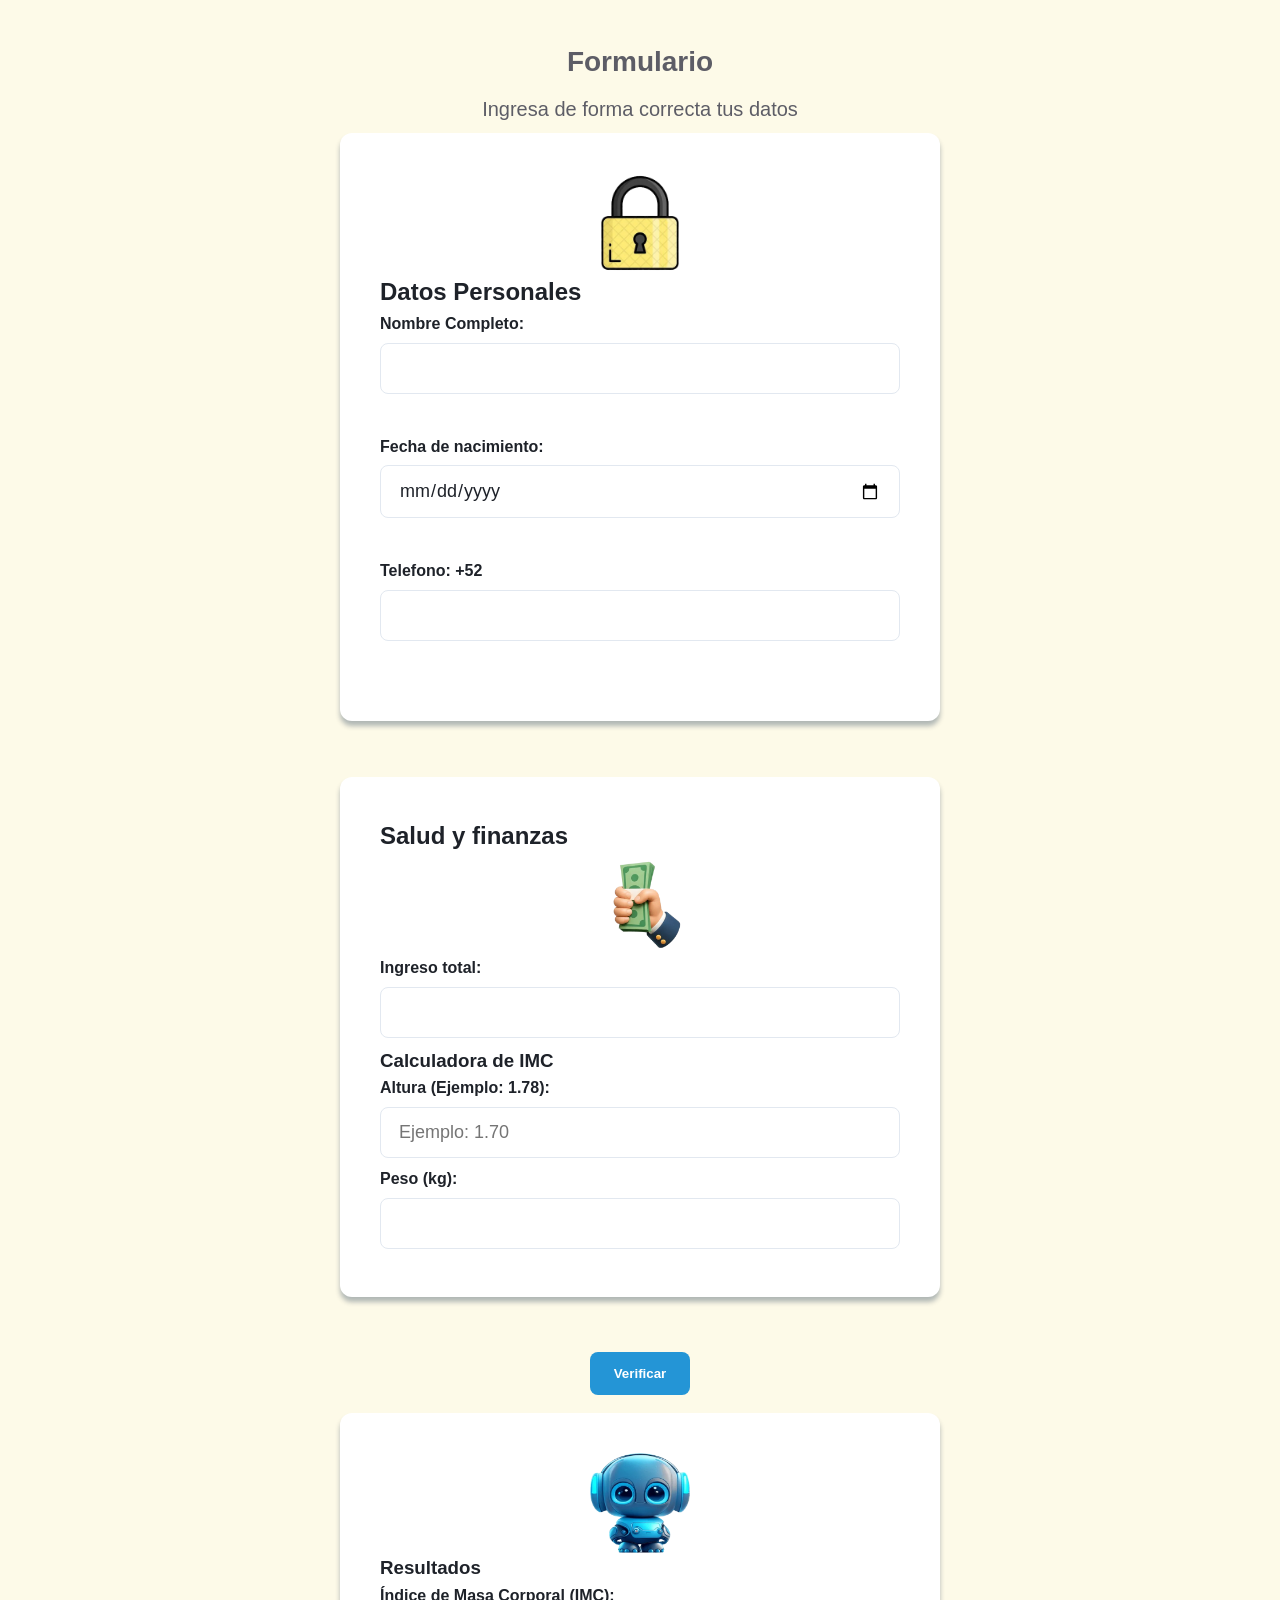
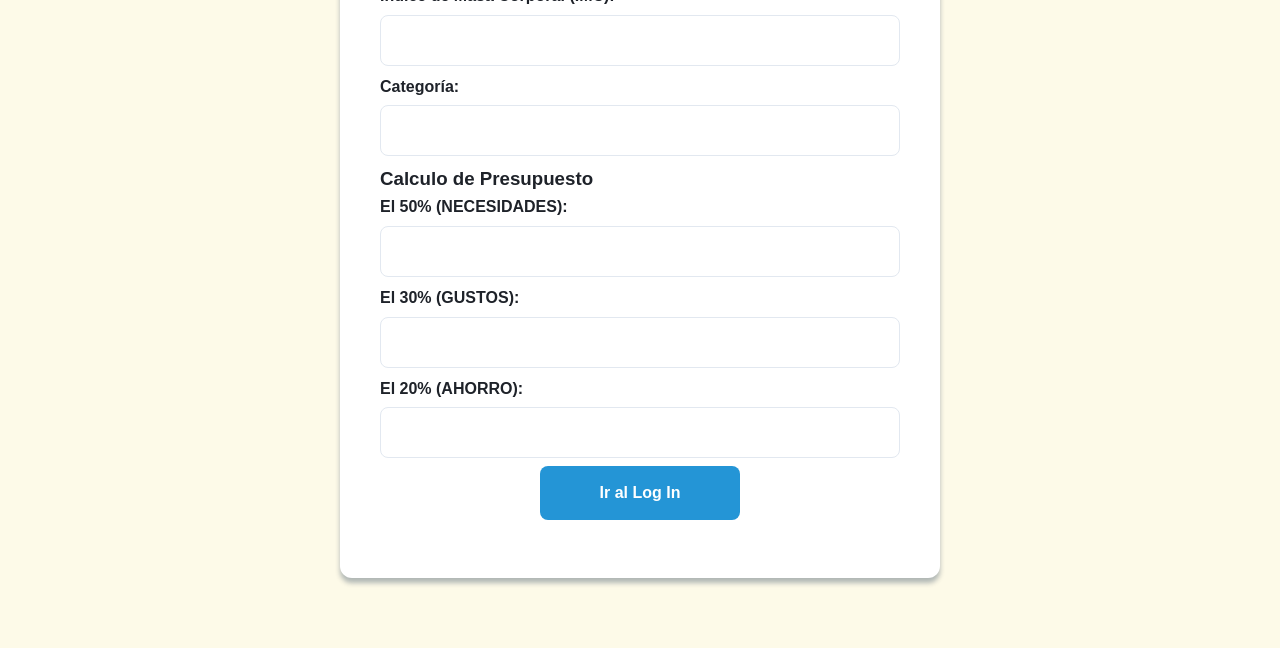
<file: index.html>
<!DOCTYPE html>
<html lang="en">
<head>
    <meta charset="UTF-8">
    <meta name="viewport" content="width=device-width, initial-scale=1.0">
    <title>Actividad 2 - libreria js</title>
    <link rel="stylesheet" href="css/styles.css">
    
    <link rel="icon" type="image/png" href="img/favicon.png">
</head>
<body>
    <div class="contenedor">
        <h1>Formulario</h1>
        <p>Ingresa de forma correcta tus datos</p>
        <form>
        <div class="contenedor_datos_personales">
        <img src="img/candado.png" alt="candado" width="100" height="100" style="display: block; margin: 0 auto;">
            <h2>Datos Personales</h2>
                <label>Nombre Completo: </label>
                <input type="text" name="name" id="name">
                <span class="error" id="errorNombre"></span>

                <label>Fecha de nacimiento: </label>
                <input type="date" class="fecha" id="fecha">
                <span class="error" id="errorFecha"></span>

                <label>Telefono: +52 </label>
                <input type="text" name="telefono" id="telefono">
                <span class="error" id="errorTelefono"></span>
        </div>
        <br>
        <div class="contenedor_salud_finanzas">
            <h2>Salud y finanzas</h2>
            <img src="img/dinero.png" alt="Dinero" width="100px" height="100px" style="display: block; margin: 0 auto;">
                <label>Ingreso total: </label>
                <input type="number" name="dinero" id="dinero">

                <h3>Calculadora de IMC</h3>
                <label>Altura (Ejemplo: 1.78): </label>
                <input type="number" step="0.01" name="altura" id="altura" placeholder="Ejemplo: 1.70">
                <label>Peso (kg): </label>
                <input type="number" name="peso" id="peso">
        </div>
        <br>
        <button type="button" id="botonValidar" class="boton_enviar">Verificar</button>

        <div class="resultados">
            <img src="img/robot.png" alt="Dinero" width="100px" height="100px" style="display: block; margin: 0 auto;">
            <h3>Resultados</h3>
            <label>Índice de Masa Corporal (IMC): </label>
            <input type="number" id="imc" readonly>
            <label>Categoría: </label>
            <input type="text" id="categoriaImc" readonly>

            <h3>Calculo de Presupuesto </h3>
            <label>El 50% (NECESIDADES): </label>
            <input type="number" id="necesidad" readonly>
            <label>El 30% (GUSTOS): </label>
            <input type="number" id="gustos" readonly>
            <label>El 20% (AHORRO): </label>
            <input type="number" id="ahorro" readonly>

            <div class="boton_enviar">
                <a href="login.html" class="link-primary">Ir al Log In</a>
            </div>
        </div>
        </form>
    </div>
     

    <div class="modal" id="modalFondo">
        <div class="contenido-modal">
            <h2>Datos validados correctamente</h2>
            <br>
            <p id="mensajeEdad"></p>
            <p id="mensajeMayorEdad"></p>
            <br>
            <button type="button" id="cerrarModal" class="boton_enviar">Aceptar</button>
        </div>
    </div>
<script src="js/utileria.js"></script>
    <script src="js/index.js"></script>
</body>
</html>
</file>
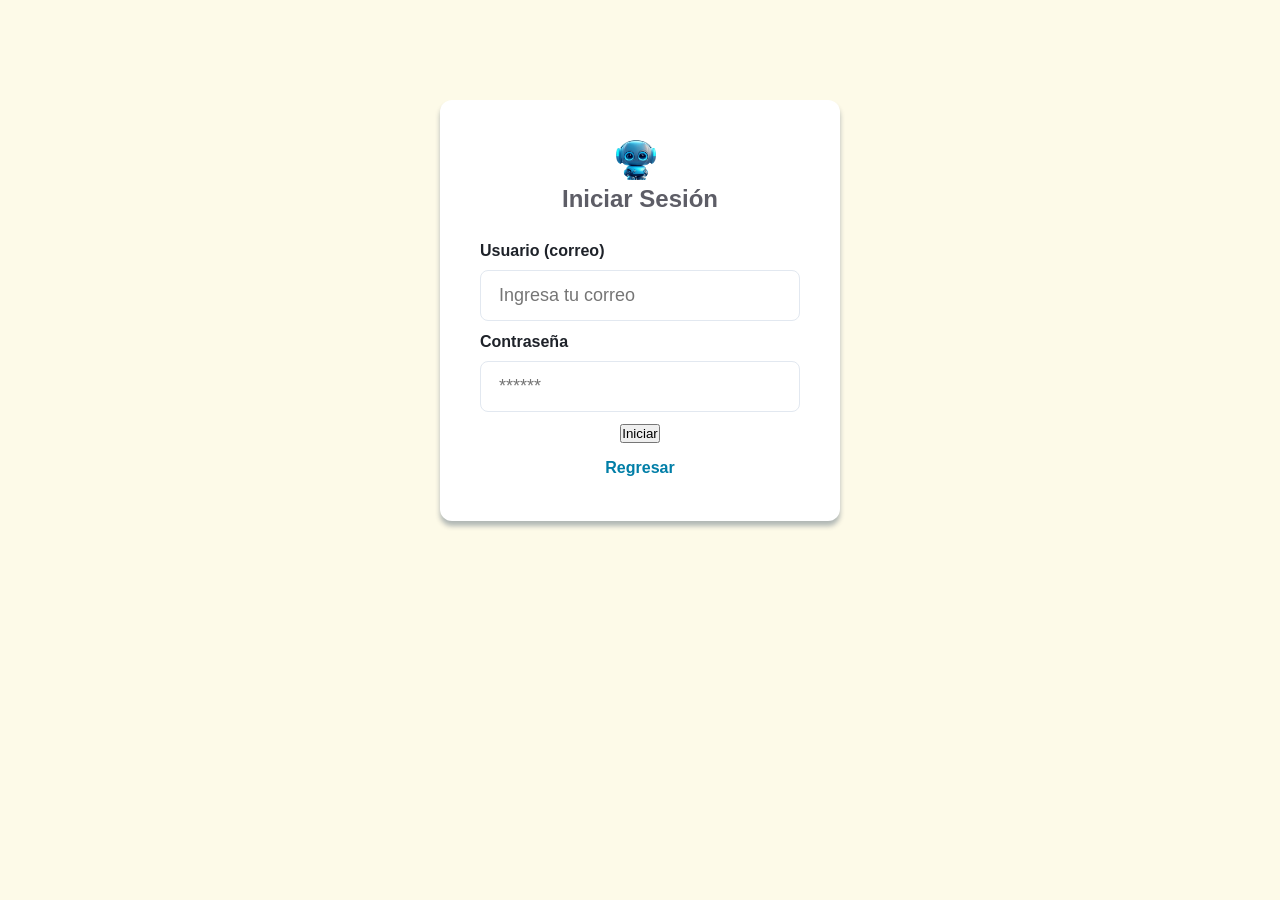
<file: login.html>
<!DOCTYPE html>
<html lang="en">
<head>
    <meta charset="UTF-8">
    <meta name="viewport" content="width=device-width, initial-scale=1.0">
    <title>Login</title>
    <link rel="stylesheet" href="css/styles.css">
    <link rel="icon" type="image/png" href="img/favicon.png">
</head>
<body>
    <div class="caja">
        <form>
            <img src="img/robot.png" alt="Robot" class="icono-robot">
            <h2>Iniciar Sesión</h2>
            <label for="usuario">Usuario (correo)</label>
            <input type="text" id="usuario" name="usuario" placeholder="Ingresa tu correo">
            <span class="emergent-label" id="correo-label">Correo no válido!</span>

            <label for="password">Contraseña</label>
            <input type="password" id="password" name="password" placeholder="******"
                title="Debe tener al menos una mayúscula, una minúscula, un número, un carácter especial y una longitud mínima de 8 caracteres">
            <span class="emergent-label" id="password-label">Contraseña no válida!</span>

            <button type="button" class="boton_iniciar" id="botonIniciar">Iniciar</button>
            <p class="badge-exito" id="badgeExito">
                Inicio de sesión válido
            </p>
        </form>
        <a href="index.html" class="link">Regresar</a>
    </div>

    <script src="js/utileria.js"></script>
    <script src="js/login.js"></script>
</body>
</html>
</file>
<file: css/styles.css>
:root {
    --color-fondo: #fdfae8;       
    --color-superficie: #FFFFFF;  
    --color-texto-principal: #1E2229;
    --color-texto-secundario: #64748B;
    --color-primario: #5d5d66;    
    --color-primario-hover: #007EA7; 
    --color-borde: #E2E8F0;       
}

* {
    margin: 0;
    padding: 0;
    box-sizing: border-box;
}

body {
    font-family: 'Inter', sans-serif;
    background-color: var(--color-fondo);
    color: var(--color-texto-principal);
    line-height: 1.6;
    padding: 40px 20px;
}

.contenedor_datos_personales,
.contenedor_salud_finanzas,
.resultados {
    max-width: 600px;
    margin: 0 auto 30px auto;
    background: white;
    padding: 40px;
    border-radius: 12px;
    box-shadow: 0 5px 5px rgba(3, 31, 63, 0.3);
}

h1 {
    font-size: 28px;
    color: var(--color-primario);
    margin-bottom: 8px;
    text-align: center;
}

p {
    font-size: 20px;
    color: var(--color-primario);
    margin-bottom: 8px;
    text-align: center;
}

label {
    display: block;
    margin-bottom: 6px;
    font-weight: 600;
    color: var(--color-texto-principal);
}

input {
    width: 100%;
    padding: 14px 18px;
    border: 1px solid var(--color-borde);
    border-radius: 8px;
    color: var(--color-texto-principal);
    font-family: 'Inter', sans-serif;
    font-size: 18px;
    margin-bottom: 8px;
    transition: all 0.3s;
}

input:focus {
    border-color: var(--color-primario-hover);
    outline: none;
    box-shadow: 0 0 0 3px rgba(0, 126, 167, 0.2);
}

.error {
    display: block;
    color: #d32f2f;
    font-size: 14px;
    margin-bottom: 14px;
    min-height: 18px;
}

.boton_enviar {
    background-color: #2495d6;
    color: white;
    border: none;
    padding: 14px 24px;
    border-radius: 8px;
    font-weight: 600;
    cursor: pointer;
    margin: 0 auto 18px auto;
    transition: background 0.3s;
    display: flex;
    justify-content: center;
    align-items: center;
    text-decoration: none;
    max-width: 200px;
}

.boton_enviar:hover {
    background-color: #ff0000;
}

.link-primary {
    color: white;
    text-decoration: none;
}

.caja {
    max-width: 400px;
    margin: 60px auto;
    background: white;
    padding: 40px;
    border-radius: 12px;
    box-shadow: 0 5px 5px rgba(3, 31, 63, 0.3);
    text-align: center;
}

.caja h2 {
    color: var(--color-primario);
    margin-bottom: 20px;
}

.caja label {
    text-align: left;
}

.emergent-label {
    display: none;
    color: #d32f2f;
    font-size: 14px;
    margin-bottom: 14px;
    text-align: left;
}

.badge-exito {
    display: none;
    background-color: #2e7d32;
    color: white;
    padding: 10px;
    border-radius: 8px;
    font-weight: 600;
    margin-top: 10px;
}

.badge-exito.activo {
    display: block;
}

.link {
    display: inline-block;
    margin-top: 10px;
    color: var(--color-primario-hover);
    text-decoration: none;
    font-weight: 600;
}

.link:hover {
    text-decoration: underline;
}
/**img*/
.icono-robot {
    width: 40px;
    height: 40px;
    vertical-align: middle;
    margin-right: 8px;
}
/* MODAL */
.modal {
    display: none;
    position: fixed;
    z-index: 1000;
    left: 0;
    top: 0;
    width: 100%;
    height: 100%;
    background-color: rgba(0, 0, 0, 0.5);
}

.modal.activo {
    display: block;
}

.contenido-modal {
    background-color: white;
    max-width: 350px;
    width: 90%;
    margin: 150px auto;
    padding: 25px;
    border-radius: 20px;
    text-align: center;
    border: 1px solid #ddd;
    box-shadow: 0 4px 15px rgba(0, 0, 0, 0.2);
}

@media (max-width: 600px) {
    body {
        padding: 15px;
    }
    .contenedor_datos_personales,
    .contenedor_salud_finanzas,
    .resultados {
        padding: 20px;
    }
}
</file>
